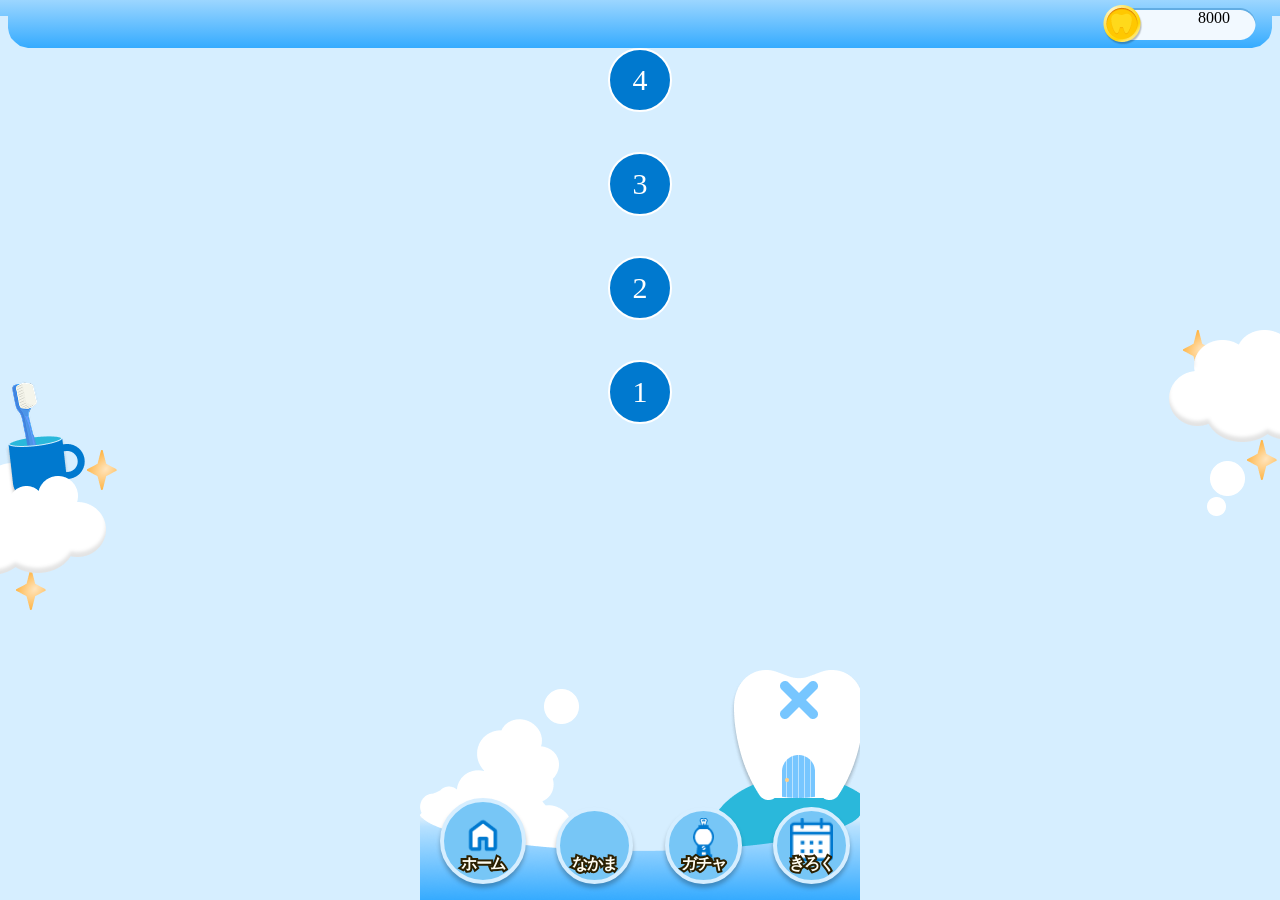
<file: index.html>
<!DOCTYPE html>
<html lang="ja">

<head>
    <meta charset="UTF-8">
    <meta name="viewport" content="width=device-width, initial-scale=1.0, viewport-fit=cover">
    <title>ホーム | 歯磨き大戦</title>
    <link rel="stylesheet" href="css/ress.css">
    <link rel="stylesheet" href="css/index.css">
    <script defer src="js/index.js"></script>
</head>

<body>
    <div class="header">
        <div class="header-shape">
            <div>
                <img src="img/coin_ frame.png" alt="">
                <p>8000</p>
            </div>
        </div>
    </div>
    <main>
        <div class="progression-map">
            <!-- ステージ -->
            <button class="stage" data-stage="1">
                1
            </button>
            <button class="stage" data-stage="2">
                2
            </button>
            <button class="stage" data-stage="3">
                3
            </button>
            <button class="stage" data-stage="4">
                4
            </button>
        </div>
        <!-- モーダル -->
        <div class="modal">
            <div class="modal__content">
                <div class="flag_wrap">
                    <h2 class="tiitle">せんりゃく</h2>
                    <svg class="flag" xmlns="http://www.w3.org/2000/svg" width="265" height="60" viewBox="0 0 265 60"
                        fill="none">
                        <path
                            d="M255.931 55.6153C249.409 59.3323 228.468 56.7052 218.813 54.927L219.333 48.4971C155.605 37.2072 85.1506 41.3747 45.0167 46.5222L46.2308 52.5179C37.7665 57.1985 16.1085 56.3037 6.33758 55.2712C6.33758 52.5179 9.80656 42.7665 11.541 38.235L2.1748 21.7151C4.94999 23.0918 18.2306 24.6979 24.524 25.3288L22.8152 13.1109C87.6158 -7.12598 195.628 6.17026 241.534 15.348C240.619 19.9657 239.621 24.3682 238.618 28.4263C244.1 28.4837 256.486 28.0132 262.175 25.673L252.635 42.0208L255.931 55.6153Z"
                            fill="#0079CF" />
                        <path
                            d="M46.2308 52.5179L27.8453 49.0762L24.524 25.3288L22.8152 13.1109C87.6158 -7.12598 195.628 6.17026 241.534 15.348C240.619 19.9657 239.621 24.3683 238.618 28.4263M231.995 50.9691C227.811 50.0733 223.587 49.2508 219.333 48.4971C155.605 37.2072 85.1506 41.3747 45.0167 46.5222C38.4185 47.3685 32.6398 48.2413 27.8453 49.0762M238.618 28.4263C235.974 39.1282 233.294 47.4339 231.995 50.9691L218.813 54.927M219.333 48.4971L218.813 54.927C228.468 56.7052 249.409 59.3323 255.931 55.6153L252.635 42.0208L262.175 25.673C256.486 28.0132 244.1 28.4837 238.618 28.4263M45.0167 46.5222L46.2308 52.5179C37.7665 57.1985 16.1085 56.3037 6.33758 55.2712C6.33758 52.5179 9.80656 42.7665 11.541 38.235L2.1748 21.7151C4.94999 23.0918 18.2306 24.6979 24.524 25.3288"
                            stroke="#FFD18C" stroke-width="5" stroke-linejoin="bevel" />
                    </svg>
                </div>
                <div class="battle_date_wrap">
                    <div class="boder">
                        <div class="battle_date">
                            <img src="img/enemy.png" alt="">
                            <div class="btn_wrap">
                                <button class="modal__close">
                                    へんせいを<br>みなおす
                                </button>
                                <div class="start_btn"><a href="battle.html">しゅつじん</a></div>
                            </div>
                        </div>
                    </div>
                </div>

            </div>
        </div>
        <div class="stars">
            <img class="star_object_1" src="img/star.png" alt="星">
            <img class="star_object_2" src="img/star.png" alt="星">
            <img class="star_object_3" src="img/star.png" alt="星">
            <img class="star_object_4" src="img/star.png" alt="星">
        </div>
        <img class="brush_bubble_object" src="img/brush_bubble.png" alt="">
        <img class="bubbles_object" src="img/bubbles.png" alt="">
    </main>
    <footer class="footer-menu">
        <img class="footer-menu__background" src="img/footer_background.png" alt="" aria-hidden="true">
        <img class="background_object" id="home" src="img/home.png" alt="歯のお家">
        <img class="background_object" id="bubble_2" src="img/bubble_2.png" alt="入道雲">
        <nav aria-label="メインメニュー">
            <ul class="footer-menu__list">
                <li class="footer-menu__item footer-menu__item--home">
                    <a href="index.html" aria-label="ホーム" aria-current="page">
                        <img class="footer-menu__icon" src="img/home_icon.png" alt="" aria-hidden="true">
                        <span>ホーム</span>
                    </a>
                </li>
                <li class="footer-menu__item footer-menu__item--team">
                    <a href="team.html" aria-label="なかま">
                        <span>なかま</span>
                    </a>
                </li>
                <li class="footer-menu__item footer-menu__item--gacha">
                    <a href="gatya.html" aria-label="ガチャ">
                        <img class="footer-menu__icon footer-menu__icon--gacha" src="img/gtya_icon.png" alt=""
                            aria-hidden="true">
                        <span>ガチャ</span>
                    </a>
                </li>
                <li class="footer-menu__item footer-menu__item--records">
                    <a href="#records" aria-label="きろく">
                        <img class="footer-menu__icon footer-menu__icon--calendar" src="img/calendar_icon.png" alt=""
                            aria-hidden="true">
                        <span>きろく</span>
                    </a>
                </li>
            </ul>
        </nav>
    </footer>
</body>

</html>
</file>
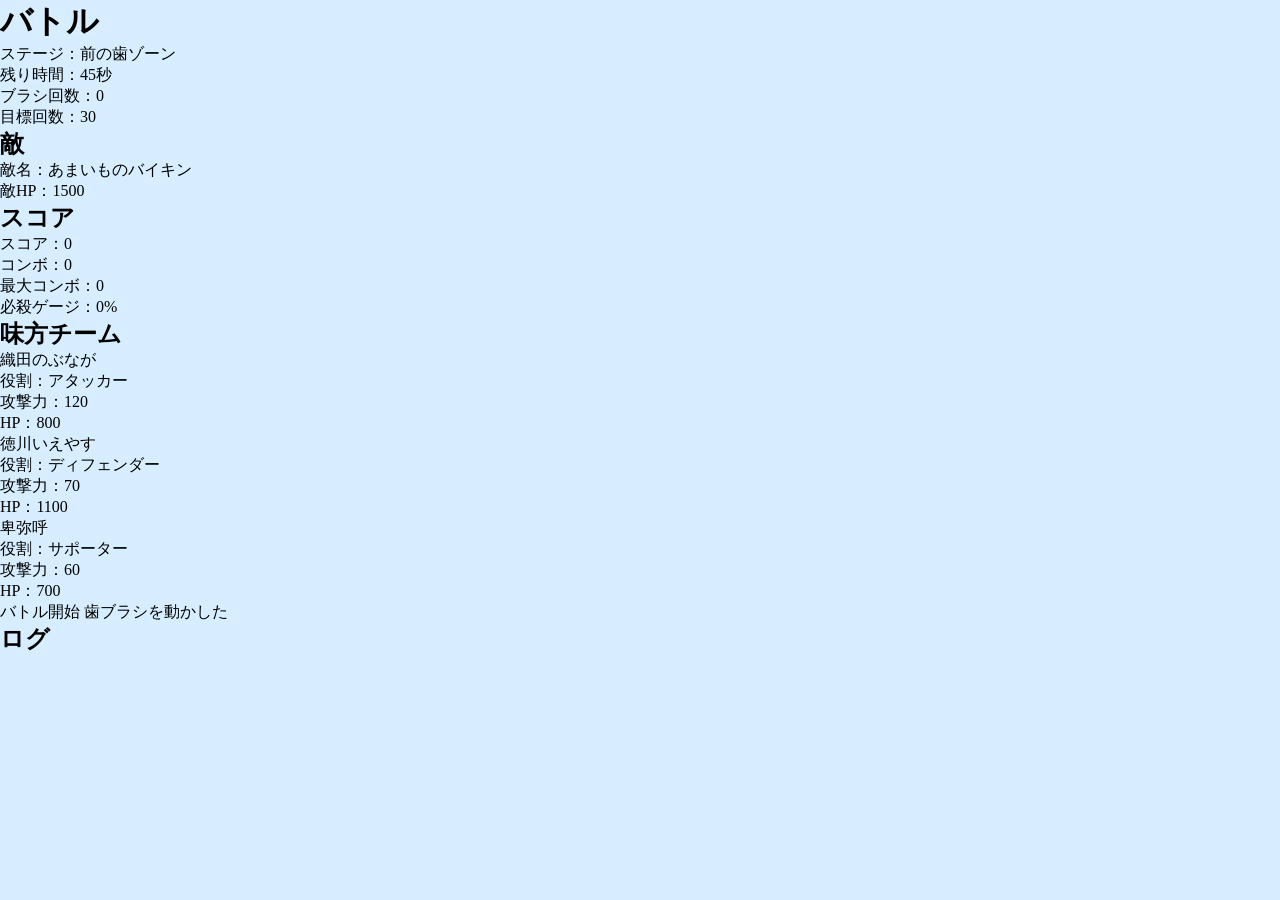
<file: battle.html>
<!DOCTYPE html>
<html lang="ja">

<head>
    <meta charset="UTF-8">
    <meta name="viewport" content="width=device-width, initial-scale=1.0">
    <title>歯磨き大戦</title>
    <link rel="stylesheet" href="css/ress.css">
    <link rel="stylesheet" href="css/battle.css">
    <script defer src="js/common.js"></script>
    <script defer src="js/battle.js"></script>
</head>

<body>
    <main>
        <h1>バトル</h1>

        <section>
            <p>ステージ：<span id="stageName">-</span></p>
            <p>残り時間：<span id="timeLeft">0</span>秒</p>
            <p>ブラシ回数：<span id="brushCount">0</span></p>
            <p>目標回数：<span id="targetBrushCount">0</span></p>
        </section>

        <section>
            <h2>敵</h2>
            <p>敵名：<span id="enemyName">-</span></p>
            <p>敵HP：<span id="enemyHp">0</span></p>
        </section>

        <section>
            <h2>スコア</h2>
            <p>スコア：<span id="score">0</span></p>
            <p>コンボ：<span id="combo">0</span></p>
            <p>最大コンボ：<span id="maxCombo">0</span></p>
            <p>必殺ゲージ：<span id="specialGauge">0</span>%</p>
        </section>

        <section>
            <h2>味方チーム</h2>
            <div id="partyList"></div>
        </section>

        <button type="button" id="startButton">バトル開始</button>

        <!-- 開発用：MESHがまだない時はこのボタンで歯ブラシの動きを仮再現 -->
        <button type="button" id="brushButton">歯ブラシを動かした</button>

        <section>
            <h2>ログ</h2>
            <ul id="battleLog"></ul>
        </section>
    </main>

    <!-- 結果モーダル -->
    <div class="result-modal" id="resultModal" aria-hidden="true">
        <div class="result-modal__overlay"></div>

        <div class="result-modal__panel" role="dialog" aria-modal="true" aria-labelledby="resultStageName">
            <button type="button" class="result-modal__close" id="resultCloseButton" aria-label="結果画面を閉じる">
                ×
            </button>

            <div class="result-modal__stage" id="resultStageName">はのまち</div>

            <div class="result-modal__ribbon">クリア</div>

            <div class="result-modal__content">
                <p class="result-modal__label">スコア</p>
                <p class="result-modal__value" id="resultScore">0</p>

                <p class="result-modal__label">コンボ</p>
                <p class="result-modal__value" id="resultCombo">0</p>

                <p class="result-modal__label">れんぞく日数</p>
                <p class="result-modal__value" id="resultStreak">0</p>

                <div class="result-modal__coin">
                    <img src="img/coin.png" alt="コイン" />
                    <span id="resultCoin">0</span>
                </div>
            </div>

            <button type="button" class="result-modal__next" id="resultNextButton">
                つぎへ
            </button>
        </div>
    </div>

    <script src="./js/battle.js"></script>
</body>

</html>





<!-- <header>
        <div class="header">
            <div class="header-shape"></div>
        </div>
    </header>
    <main>
        <img class="background_object_homes" src="img/homes.png" alt="">
        <div class="flex_wrap">
            <div class="boss">
                <div class="boss_gauge_bk">
                    <div class="boss_gauge">
                    </div>
                </div>
                <img src="img/piza_monster.png" alt="">
            </div>
            <div class="brush">
                <img src="img/brush.png" alt="">
            </div>
            <div class="modal">
                <img src="img/win.png" alt="">
                <a href="index.html">次へ</a>
            </div>
        </div>

    </main> -->
</file>
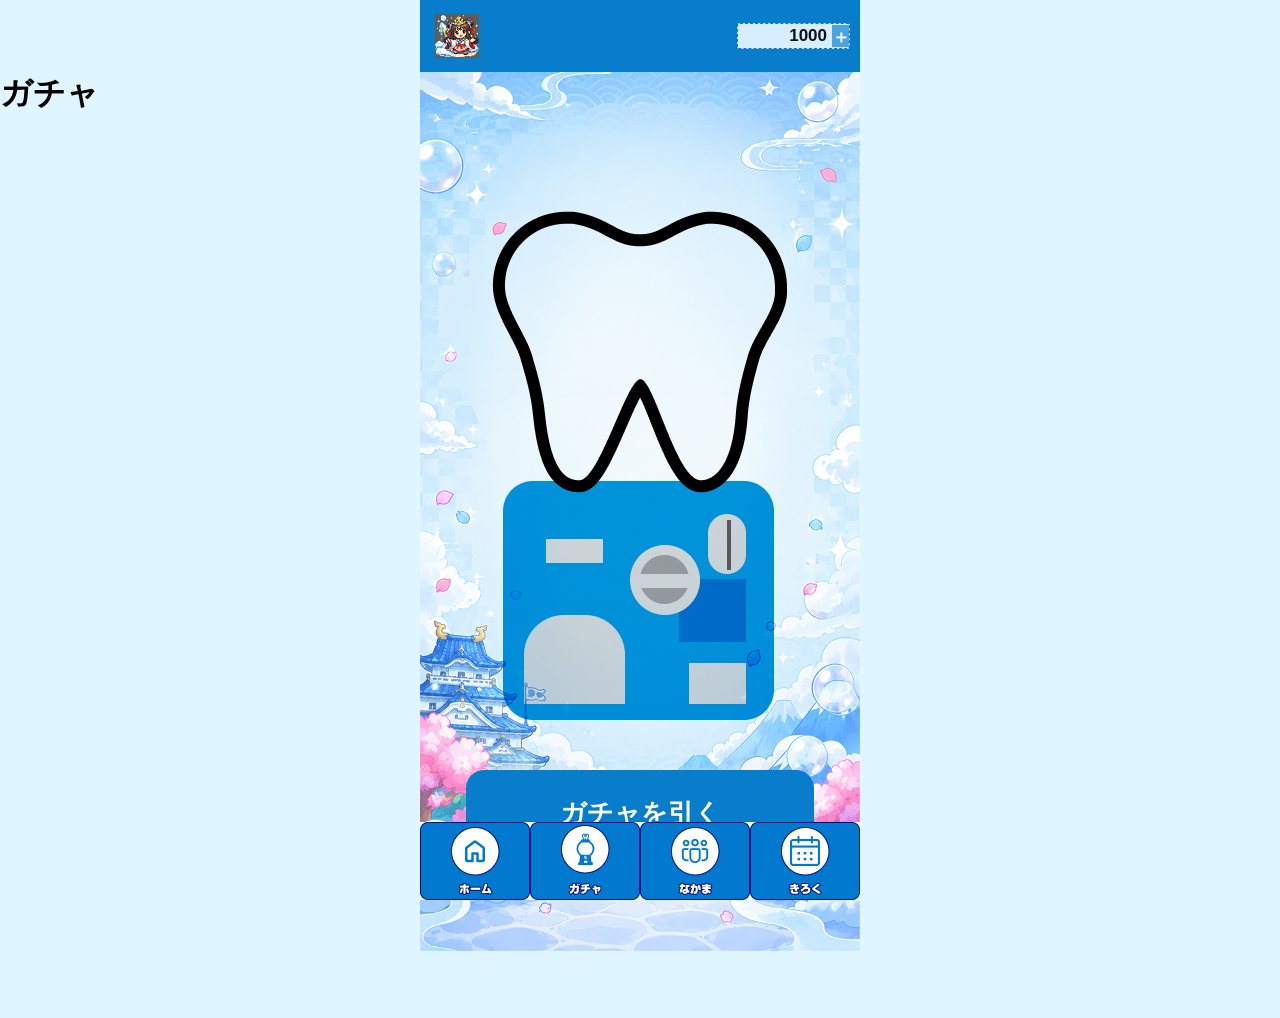
<file: gatya.html>
<!DOCTYPE html>
<html lang="jp">

<head>
    <meta charset="UTF-8">
    <meta name="viewport" content="width=device-width, initial-scale=1.0">
    <title>ガチャ | 歯磨き大戦</title>
    <link rel="stylesheet" href="css/ress.css">
    <link rel="stylesheet" href="css/gatya.css">
    <script defer src="js/common.js"></script>
    <script defer src="js/gatya.js"></script>
</head>

<body>
    <header class="gatya_header">
        <a href="index.html" class="header_icon">
            <img src="img/haeder_icon_img.png" alt="ホームへ戻る">
        </a>
        <div class="status_list">
            <div class="status_item">
                <span class="status_icon" aria-hidden="true"></span>
                <span class="status_value">1000</span>
                <span class="status_add" aria-hidden="true">＋</span>
            </div>
        </div>
    </header>

    <main>
        <h1 class="title">ガチャ</h1>
        <div class="gatya_main">
            <img class="gatya_machine" src="img/gatya.jpg" alt="歯のガチャマシン">
            <button type="button" class="gatya_button">ガチャを引く</button>
        </div>
    </main>

    <nav class="bottom_nav" aria-label="メインメニュー">
        <a href="index.html" aria-label="ホーム"></a>
        <a href="gatya.html" aria-label="ガチャ" aria-current="page"></a>
        <a href="team.html" aria-label="なかま"></a>
        <a href="#records" aria-label="きろく"></a>
    </nav>
</body>

</html>
</file>
<file: css/ress.css>
/* resset.dev • v5.0.2 */

/* # =================================================================
   # Global selectors
   # ================================================================= */

html {
    box-sizing: border-box;
    -webkit-text-size-adjust: 100%;
    /* Prevent adjustments of font size after orientation changes in iOS */
    word-break: normal;
    -moz-tab-size: 4;
    tab-size: 4;
}

*,
::before,
::after {
    background-repeat: no-repeat;
    /* Set `background-repeat: no-repeat` to all elements and pseudo elements */
    box-sizing: inherit;
}

::before,
::after {
    text-decoration: inherit;
    /* Inherit text-decoration and vertical align to ::before and ::after pseudo elements */
    vertical-align: inherit;
}

* {
    padding: 0;
    /* Reset `padding` and `margin` of all elements */
    margin: 0;
}

/* # =================================================================
   # General elements
   # ================================================================= */

hr {
    overflow: visible;
    /* Show the overflow in Edge and IE */
    height: 0;
    /* Add the correct box sizing in Firefox */
    color: inherit;
    /* Correct border color in Firefox. */
}

details,
main {
    display: block;
    /* Render the `main` element consistently in IE. */
}

summary {
    display: list-item;
    /* Add the correct display in all browsers */
}

small {
    font-size: 80%;
    /* Set font-size to 80% in `small` elements */
}

[hidden] {
    display: none;
    /* Add the correct display in IE */
}

abbr[title] {
    border-bottom: none;
    /* Remove the bottom border in Chrome 57 */
    /* Add the correct text decoration in Chrome, Edge, IE, Opera, and Safari */
    text-decoration: underline;
    text-decoration: underline dotted;
}

a {
    background-color: transparent;
    /* Remove the gray background on active links in IE 10 */
}

a:active,
a:hover {
    outline-width: 0;
    /* Remove the outline when hovering in all browsers */
}

code,
kbd,
pre,
samp {
    font-family: monospace, monospace;
    /* Specify the font family of code elements */
}

pre {
    font-size: 1em;
    /* Correct the odd `em` font sizing in all browsers */
}

b,
strong {
    font-weight: bolder;
    /* Add the correct font weight in Chrome, Edge, and Safari */
}

/* https://gist.github.com/unruthless/413930 */
sub,
sup {
    font-size: 75%;
    line-height: 0;
    position: relative;
    vertical-align: baseline;
}

sub {
    bottom: -0.25em;
}

sup {
    top: -0.5em;
}

table {
    border-color: inherit;
    /* Correct border color in all Chrome, Edge, and Safari. */
    text-indent: 0;
    /* Remove text indentation in Chrome, Edge, and Safari */
}

iframe {
    border-style: none;
}

/* # =================================================================
   # Forms
   # ================================================================= */

input {
    border-radius: 0;
}

[type='number']::-webkit-inner-spin-button,
[type='number']::-webkit-outer-spin-button {
    height: auto;
    /* Correct the cursor style of increment and decrement buttons in Chrome */
}

[type='search'] {
    -webkit-appearance: textfield;
    /* Correct the odd appearance in Chrome and Safari */
    outline-offset: -2px;
    /* Correct the outline style in Safari */
}

[type='search']::-webkit-search-decoration {
    -webkit-appearance: none;
    /* Remove the inner padding in Chrome and Safari on macOS */
}

textarea {
    overflow: auto;
    /* Internet Explorer 11+ */
    resize: vertical;
    /* Specify textarea resizability */
}

button,
input,
optgroup,
select,
textarea {
    font: inherit;
    /* Specify font inheritance of form elements */
}

optgroup {
    font-weight: bold;
    /* Restore the font weight unset by the previous rule */
}

button {
    overflow: visible;
    /* Address `overflow` set to `hidden` in IE 8/9/10/11 */
}

button,
select {
    text-transform: none;
    /* Firefox 40+, Internet Explorer 11- */
}

/* Apply cursor pointer to button elements */
button,
[type='button'],
[type='reset'],
[type='submit'],
[role='button'] {
    cursor: pointer;
}

/* Remove inner padding and border in Firefox 4+ */
button::-moz-focus-inner,
[type='button']::-moz-focus-inner,
[type='reset']::-moz-focus-inner,
[type='submit']::-moz-focus-inner {
    border-style: none;
    padding: 0;
}

/* Replace focus style removed in the border reset above */
button:-moz-focusring,
[type='button']::-moz-focus-inner,
[type='reset']::-moz-focus-inner,
[type='submit']::-moz-focus-inner {
    outline: 1px dotted ButtonText;
}

button,
html [type='button'],
/* Prevent a WebKit bug where (2) destroys native `audio` and `video`controls in Android 4 */
[type='reset'],
[type='submit'] {
    -webkit-appearance: button;
    /* Correct the inability to style clickable types in iOS */
}

/* Remove the default button styling in all browsers */
button,
input,
select,
textarea {
    background-color: transparent;
    border-style: none;
}

a:focus,
button:focus,
input:focus,
select:focus,
textarea:focus {
    outline-width: 0;
}

/* Style select like a standard input */
select {
    -moz-appearance: none;
    /* Firefox 36+ */
    -webkit-appearance: none;
    /* Chrome 41+ */
}

select::-ms-expand {
    display: none;
    /* Internet Explorer 11+ */
}

select::-ms-value {
    color: currentColor;
    /* Internet Explorer 11+ */
}

legend {
    border: 0;
    /* Correct `color` not being inherited in IE 8/9/10/11 */
    color: inherit;
    /* Correct the color inheritance from `fieldset` elements in IE */
    display: table;
    /* Correct the text wrapping in Edge and IE */
    max-width: 100%;
    /* Correct the text wrapping in Edge and IE */
    white-space: normal;
    /* Correct the text wrapping in Edge and IE */
    max-width: 100%;
    /* Correct the text wrapping in Edge 18- and IE */
}

::-webkit-file-upload-button {
    /* Correct the inability to style clickable types in iOS and Safari */
    -webkit-appearance: button;
    color: inherit;
    font: inherit;
    /* Change font properties to `inherit` in Chrome and Safari */
}

/* Replace pointer cursor in disabled elements */
[disabled] {
    cursor: default;
}

/* # =================================================================
   # Specify media element style
   # ================================================================= */

img {
    border-style: none;
    /* Remove border when inside `a` element in IE 8/9/10 */
}

/* Add the correct vertical alignment in Chrome, Firefox, and Opera */
progress {
    vertical-align: baseline;
}

/* # =================================================================
   # Accessibility
   # ================================================================= */

/* Specify the progress cursor of updating elements */
[aria-busy='true'] {
    cursor: progress;
}

/* Specify the pointer cursor of trigger elements */
[aria-controls] {
    cursor: pointer;
}

/* Specify the unstyled cursor of disabled, not-editable, or otherwise inoperable elements */
[aria-disabled='true'] {
    cursor: default;
}
</file>
<file: css/index.css>
body {
    background-color: #d6eeff;
    padding-bottom: min(27.73vw, 122px);
    font-family: "A P-OTF Soft Gothic StdN";
}

/* .back_ground {
    background-image: url(../img/header_background.png);
    height: 48px;
} */

.header {
    width: 100%;
    height: 48px;
    position: relative;
}

.header-shape {
    position: absolute;

    top: 0;
    left: 0;

    width: 100%;
    height: 48px;

    background: linear-gradient(180deg, #9CD6FF 0%, #35ABFF 100%);

    clip-path: polygon(0 0,
            100% 0,

            100% 16px,
            calc(100% - 8px) 16px,

            calc(100% - 8px) 28px,

            calc(100% - 9px) 33px,
            calc(100% - 11px) 38px,
            calc(100% - 15px) 42px,
            calc(100% - 20px) 46px,
            calc(100% - 28px) 48px,

            28px 48px,

            20px 46px,
            15px 42px,
            11px 38px,
            9px 33px,
            8px 28px,

            8px 16px,
            0 16px);

    p {
        top: 9px;
        right: 50px;
        position: absolute;

    }

    img {
        position: relative;
        float: right;
        margin-top: 5px;
        margin-right: 24px;
    }
}

.star_object_1 {
    position: absolute;
    top: 570px;
    left: 16px;
    animation: shine 3s infinite;
}

@keyframes shine {
    0% {
        scale: 1;
        opacity: 0.7;
    }

    50% {
        scale: 1.3;
        opacity: 1;
    }

    100% {
        scale: 1;
        opacity: 0.7;
    }
}



.star_object_2 {
    position: absolute;
    top: 450px;
    left: 87px;
    animation: shine2 3s infinite;
}

@keyframes shine2 {
    0% {
        scale: 1.3;
        opacity: 1;
        transform: translateY(4px);
    }

    50% {
        scale: 1;
        opacity: 0.7;
        transform: translateY(0px);

    }

    100% {
        scale: 1.3;
        opacity: 1;
        transform: translateY(4px);
    }
}


.star_object_3 {
    position: absolute;
    top: 330px;
    right: 67px;
    animation: shine 3s infinite;

}

.star_object_4 {
    position: absolute;
    top: 440px;
    right: 3px;
    animation: shine2 3s infinite;
}

.brush_bubble_object {
    position: absolute;
    top: 365px;
}

.bubbles_object {
    position: absolute;
    right: 0;
    top: 330px;
}




.footer-menu {
    position: fixed;
    left: 50%;
    bottom: 0;
    z-index: 100;
    width: min(100%, 440px);
    aspect-ratio: 440 / 230;
    transform: translateX(-50%);
}

.footer-menu__background {
    position: absolute;
    right: 0;
    bottom: 0;
    z-index: 1;
    display: block;
    width: 100%;
    /* height: auto; */
    pointer-events: none;
}

.background_object {
    z-index: 0;
}

.background_object#home {
    position: absolute;
    right: 0;
    top: -100;

}

.background_object#bubble_2 {
    position: absolute;
    left: 0;
    bottom: 38px;

}


.footer-menu nav,
.footer-menu__list {
    position: absolute;
    inset: 0;
}

.footer-menu__list {
    list-style: none;
}

.footer-menu__item {
    position: absolute;
    z-index: 1;
    aspect-ratio: 1;
    background: #77c6f6;
    border: min(0.91vw, 4px) solid #d6eeff;
    border-radius: 50%;
    box-shadow: 0 2px 0 #83A2B9;
    box-shadow: 0 4px 4px rgba(0, 0, 0, 0.25);
}

.footer-menu__item--home {
    /* top: 16.4%; */
    bottom: 16px;
    left: 4.55%;
    width: 19.55%;
}

.footer-menu__item--team {
    bottom: 16px;
    left: 30.9%;
    width: 17.45%;
}

.footer-menu__item--gacha {
    bottom: 16px;
    left: 55.7%;
    width: 17.45%;
}

.footer-menu__item--records {
    bottom: 16px;
    left: 80.2%;
    width: 17.45%;
}

.footer-menu__item a {
    position: relative;
    display: flex;
    align-items: center;
    justify-content: space-evenly;
    width: 100%;
    height: 100%;
    color: #0879c5;
    text-decoration: none;
    border-radius: inherit;
    -webkit-tap-highlight-color: transparent;
}

.footer-menu__icon {
    position: absolute;
    top: 15%;
    left: 23%;
    width: 54%;
    height: 54%;
    object-fit: contain;
}

.footer-menu__icon--gacha {
    top: 10%;
    left: 21%;
    width: 58%;
    height: 58%;
}

.footer-menu__icon--calendar {
    top: 10%;
    left: 19%;
    width: 62%;
    height: 62%;
}

.footer-menu__item span {
    position: absolute;
    left: 50%;
    bottom: 8px;
    z-index: 2;
    width: max-content;
    color: #fffdf2;
    -webkit-text-stroke-width: 4px;
    -webkit-text-stroke-color: #2C2000;
    paint-order: stroke fill;
    font-size: 16px;
    font-weight: 700;
    line-height: 1;
    letter-spacing: -0.08em;
    transform: translateX(-50%);
}





/* ==============================
   Progression Map
============================== */

.progression-map {
    display: flex;
    gap: 40px;
    align-items: center;
    flex-direction: column-reverse;
}


/* ==============================
   Stage
============================== */

.stage {
    /* 円のサイズ */
    width: 64px;
    height: 64px;
    border-radius: 50%;
    display: flex;
    align-items: center;
    justify-content: center;
    padding: 0;
    cursor: pointer;
    font-size: 30px;
    color: #fff;
    border: 2px solid #fff;
    background-color: #0079CF;
}


.modal {
    display: none;
    position: fixed;
    top: 0;
    width: 100vw;
    height: 100vh;
    background-color: rgba(51, 51, 51, 0.6);



}

.modal.active {
    display: block;
    z-index: 1000;
}


.modal__content {
    padding: 0 42px;

    .flag_wrap {
        display: flex;
        justify-content: center;
        position: relative;


        .flag {
            position: relative;
            z-index: 0;
        }

        .tiitle {
            position: absolute;
            z-index: 20;
            color: #fff;
        }
    }

    .battle_date_wrap {
        padding: 2px;
        border-radius: 8px;
        height: 584px;
        background-color: #FFF;

        .boder {
            border: 1px dashed #53B9EB;
            border-radius: 8px;
            height: 100%;

            .battle_date {
                padding: 0 14px;
                margin-top: 56px;
                display: flex;
                flex-direction: column;
                align-items: center;

            }
        }
    }



}

.btn_wrap {
    display: flex;
    gap: 16px;
}

.modal__close {
    width: 112px;
    height: 40px;
    font-size: 12px;
    line-height: 1.2;
    /* padding: 10px 21px; */
    border-radius: 142px;
    border: 1px solid #FFC4C4;
    background: #FF6161;
}

.start_btn {
    font-size: 20px;
    text-decoration: none;
    width: 136px;
    height: 40px;
    border-radius: 142px;
    background: linear-gradient(250deg, #FFBD5B 64.53%, #FFCE85 72.97%);

}
</file>
<file: css/battle.css>
body {
    font-family: Alan sans;
    background-color: #d6eeff;

    /* .header {
        width: 100%;
        height: 48px;
        position: relative;
    }

    .header-shape {
        position: absolute;

        top: 0;
        left: 0;

        width: 100%;
        height: 48px;

        background: linear-gradient(180deg, #9CD6FF 0%, #35ABFF 100%);

        clip-path: polygon(0 0,
                100% 0,

                100% 16px,
                calc(100% - 8px) 16px,

                calc(100% - 8px) 28px,

                calc(100% - 9px) 33px,
                calc(100% - 11px) 38px,
                calc(100% - 15px) 42px,
                calc(100% - 20px) 46px,
                calc(100% - 28px) 48px,

                28px 48px,

                20px 46px,
                15px 42px,
                11px 38px,
                9px 33px,
                8px 28px,

                8px 16px,
                0 16px);
    }

    .background_object_homes {
        width: 250px;
        height: auto;
        position: absolute;
        right: 0;
        bottom: 200px;
        object-fit: cover;
        z-index: 0;
    }

    .flex_wrap {
        display: flex;
        flex-direction: column;
        align-items: center;
    }

    .date_wrap {
        position: relative;
        width: 113px;
        height: 26px;
    }

    .data_value {
        position: absolute;
        inset: 0;
        display: flex;
        justify-content: center;
        align-items: center;
        color: #000;
        font-weight: bold;
    }

    .boss {
        margin-top: 200px;

        .boss_gauge_bk {
            width: 233px;
            background-color: #666;
            height: 12px;
            border-radius: 30px;
            box-shadow: 0 -2px 3px 0 rgba(0, 0, 0, 0.25) inset;

            .boss_gauge {
                background-color: tomato;
                height: 12px;
                border-radius: 30px;
                box-shadow: 0 -2px 3px 0 rgba(0, 0, 0, 0.25) inset;

            }
        }

    }





    .boss.damage {
        transform: rotate(1.5);
    }

    .boss.active {
        transform: rotate(0.2turn);
        transition: 0.3s;
        opacity: 0;
    }

    .brush {
        display: flex;
        justify-content: center;
        z-index: 1;

        &:active {
            translate: 40px;
        }
    }


    .modal {
        display: none;
        position: fixed;
        top: 0;
        width: 100%;
        height: 100%;
        background-color: rgba(51, 51, 51, 0.6);
        z-index: 3;

        a {
            color: #FFF;
            text-decoration: none;
            font-size: 25px;
            font-weight: bold;
            background-color: #0079CF;
            display: flex;
            width: 211px;
            height: 80px;
            padding: 8px 41px 8px 42px;
            justify-content: center;
            align-items: center;

            border-radius: 30px;
            background: #0079CF;
            box-shadow: 2px 3px 9px 0 rgba(0, 56, 120, 0.30);

        }

        img {
            display: flex;
            justify-content: center;
            align-items: center;
            margin-bottom: 40px;
        }

    }

    .modal.active {
        display: flex;
        flex-direction: column;
        justify-content: center;
        align-items: center;
    } */




    .result-modal {
        position: fixed;
        inset: 0;
        z-index: 1000;
        display: none;
        align-items: center;
        justify-content: center;
    }

    .result-modal.is-show {
        display: flex;
    }

    .result-modal__overlay {
        position: absolute;
        inset: 0;
        background: rgba(0, 70, 120, 0.35);
    }

    .result-modal__panel {
        position: relative;
        width: min(78vw, 320px);
        padding: 24px 20px 28px;
        background: #0074b8;
        border: 3px solid #ffd36a;
        color: #fff;
        text-align: center;
        box-shadow: 0 12px 24px rgba(0, 0, 0, 0.25);
    }

    .result-modal__close {
        position: absolute;
        right: -20px;
        bottom: -58px;
        width: 44px;
        height: 44px;
        border: none;
        border-radius: 50%;
        background: #b7dfff;
        color: #fff;
        font-size: 28px;
        font-weight: bold;
    }

    .result-modal__stage {
        position: absolute;
        top: -38px;
        left: 50%;
        transform: translateX(-50%);
        min-width: 160px;
        padding: 6px 16px;
        background: #f7c35f;
        border: 3px solid #ffffff;
        border-radius: 8px;
        color: #ffffff;
        font-weight: bold;
    }

    .result-modal__ribbon {
        display: inline-block;
        margin-bottom: 12px;
        padding: 4px 28px;
        background: #ffffff;
        color: #0074b8;
        border-radius: 4px;
        font-weight: bold;
    }

    .result-modal__label {
        margin: 12px 0 2px;
        color: #ffe866;
        font-size: 18px;
        font-weight: bold;
    }

    .result-modal__value {
        margin: 0;
        font-size: 32px;
        font-weight: bold;
        line-height: 1.1;
    }

    .result-modal__coin {
        display: flex;
        justify-content: center;
        gap: 6px;
        margin-top: 16px;
        font-size: 28px;
        font-weight: bold;
    }

    .result-modal__next {
        position: absolute;
        left: 50%;
        bottom: -46px;
        transform: translateX(-50%);
        width: 140px;
        padding: 10px 0;
        border: none;
        border-radius: 999px;
        background: #ffc76b;
        color: #fff;
        font-size: 20px;
        font-weight: bold;
    }
</file>
<file: css/gatya.css>
body {
    min-height: 100vh;
    padding-bottom: 78px;
    font-family: "Arial Rounded MT Bold", "Hiragino Maru Gothic ProN", sans-serif;
    background-color: #dff5ff;
    background-image: url(../img/background_gatya.jpg);
    background-repeat: no-repeat;
    background-position: top;

    /* background-position: center 72px; */
    /* background-size: min(100%, 440px) auto; */
}

.gatya_header {
    display: flex;
    justify-content: space-between;
    align-items: center;
    width: min(100%, 440px);
    height: 72px;
    margin-inline: auto;
    padding: 12px 10px 12px 15px;
    background-color: #087dcc;
}

.header_icon img {
    display: block;
    width: 44px;
    height: 44px;
}

.status_list {
    display: flex;
    gap: 18px;
}

.status_item {
    display: flex;
    align-items: center;
    width: 113px;
    height: 26px;
    padding-left: 7px;
    border: 1px dashed #0079cf;
    border-radius: 3px;
    background-color: #d6eeff;
    color: #111;
    font-weight: bold;
}

.status_icon {
    margin-right: auto;
    font-size: 16px;
    line-height: 1;
}

.status_value {
    font-size: 17px;
}

.status_add {
    display: grid;
    place-items: center;
    width: 17px;
    height: 22px;
    margin-left: 5px;
    background-color: #4ba4df;
    color: #fff;
    font-size: 18px;
}

.gatya_main {
    display: flex;
    flex-direction: column;
    align-items: center;
    width: min(100%, 440px);
    min-height: calc(100vh - 150px);
    margin-inline: auto;
    padding: 74px 22px 84px;
}

.gatya_machine {
    width: min(81vw, 324px);
    height: auto;
    mix-blend-mode: multiply;
}

.gatya_button {
    width: min(79vw, 348px);
    min-height: 86px;
    margin-top: 50px;
    border-radius: 18px;
    background-color: #087dcc;
    color: #fff;
    font-size: clamp(22px, 6vw, 26px);
    font-weight: bold;
    transition: transform 0.15s, opacity 0.15s;
}

.gatya_button:active,
.gatya_button.is-drawing {
    transform: scale(0.96);
    opacity: 0.8;
}

.bottom_nav {
    position: fixed;
    left: 50%;
    bottom: 0;
    z-index: 10;
    display: grid;
    grid-template-columns: repeat(4, 1fr);
    width: min(100%, 440px);
    aspect-ratio: 440 / 78;
    background: url(../img/footer.jpg) center / 100% 100% no-repeat;
    transform: translateX(-50%);
}

.bottom_nav a {
    display: block;
}

@media (max-height: 850px) {
    .gatya_main {
        padding-top: 35px;
    }

    .gatya_machine {
        width: min(68vw, 280px);
    }

    .gatya_button {
        margin-top: 25px;
    }
}
</file>
